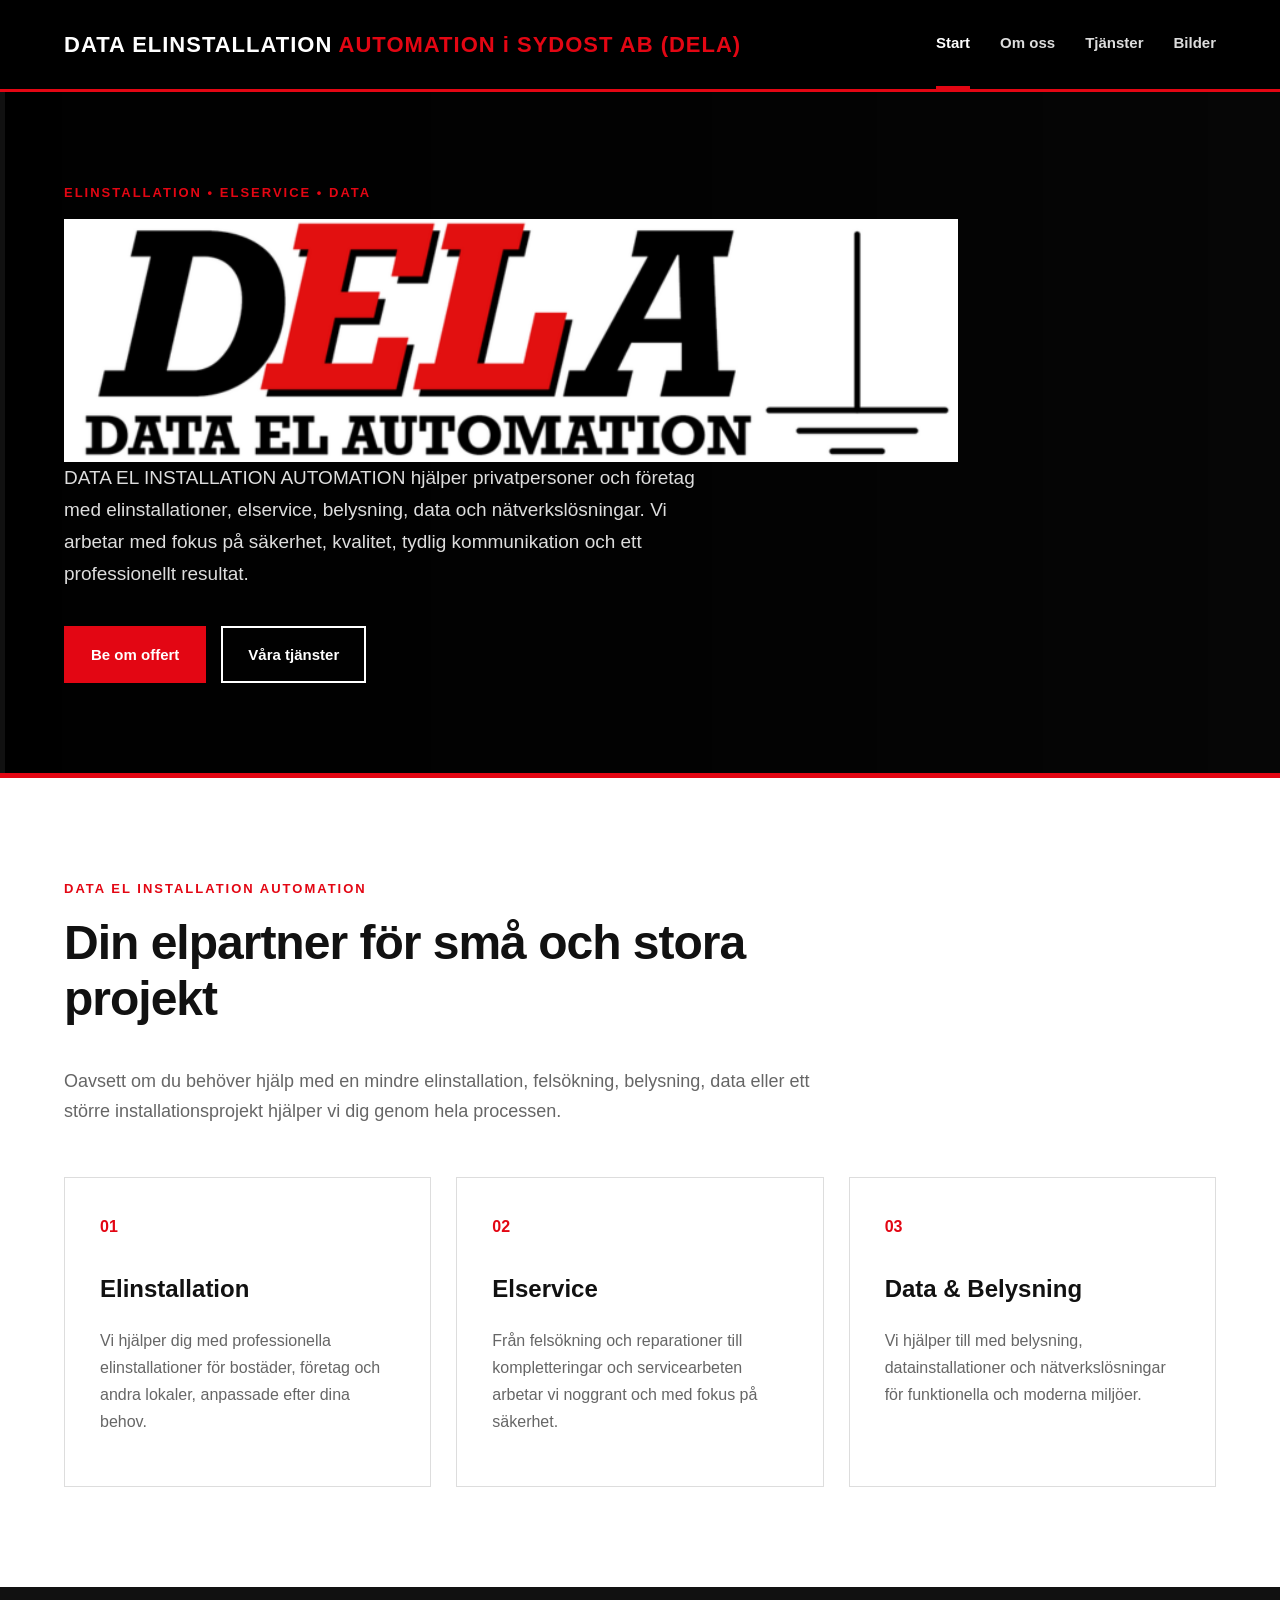
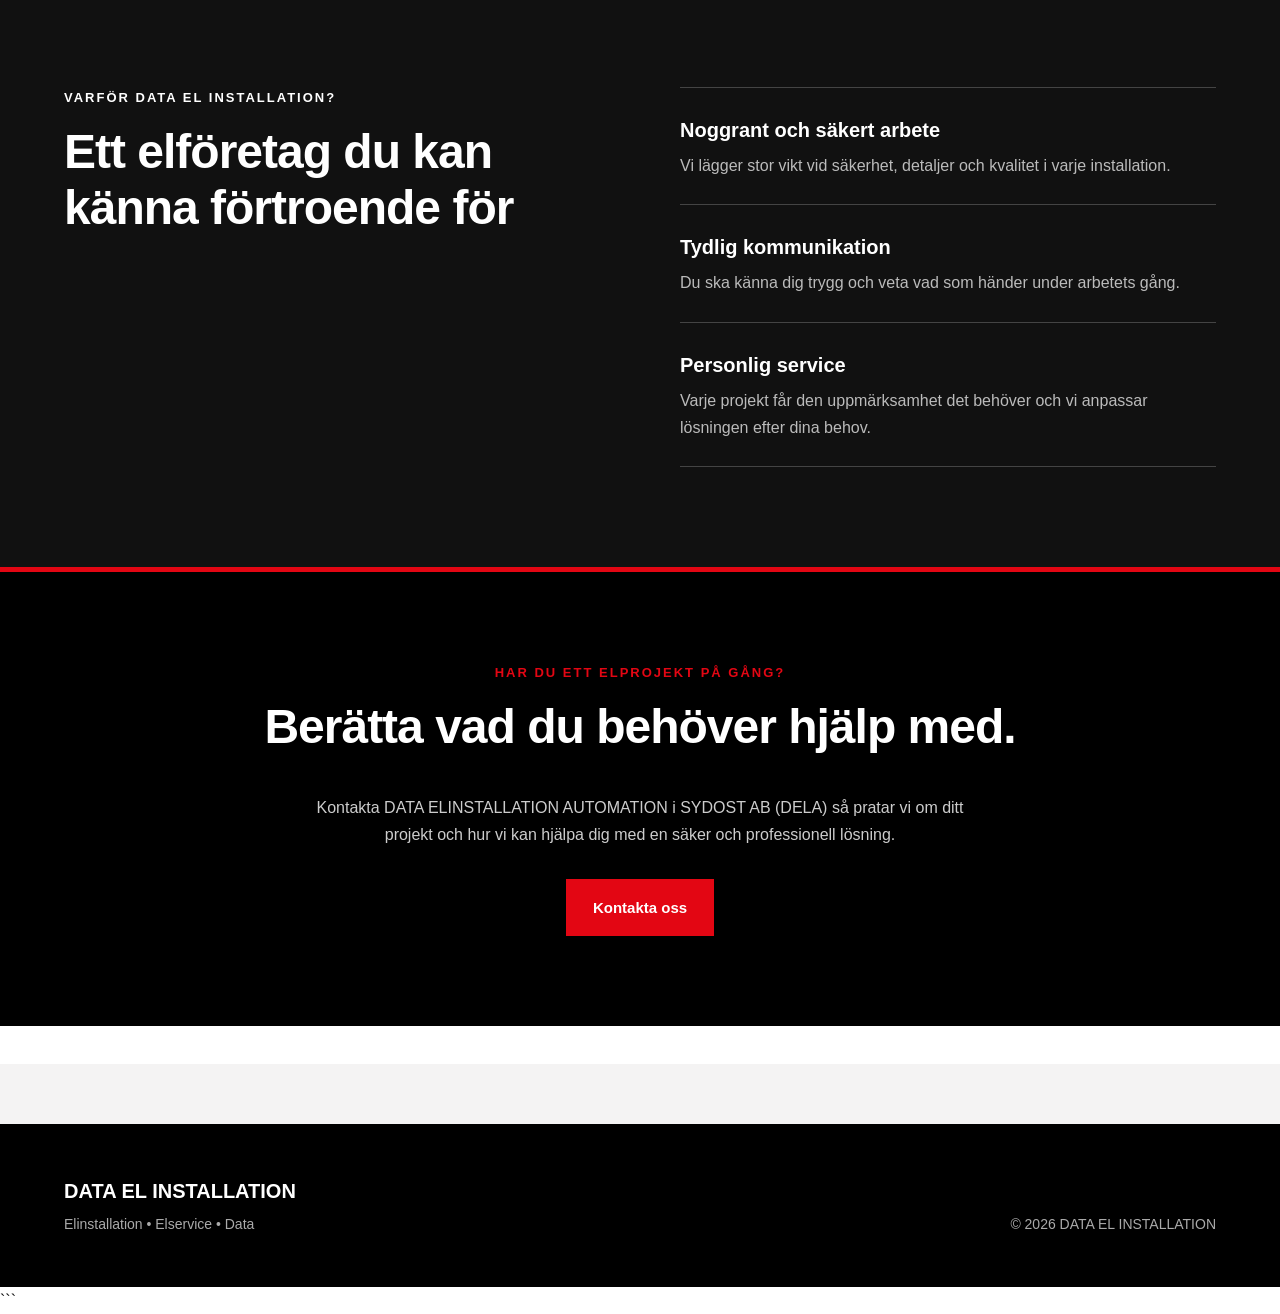
<file: index.html>
<!DOCTYPE html>
<html lang="sv">

<head>
    
    <meta charset="UTF-8">
    <meta name="viewport" content="width=device-width, initial-scale=1.0">

    <meta
        name="description"
        content="DATA ELINSTALLATION AUTOMATION i SYDOST AB (DELA) erbjuder professionella elinstallationer, elservice, belysning, data och nätverkslösningar för privatpersoner och företag."
    >

    <title> DATA ELINSTALLATION AUTOMATION i SYDOST AB (DELA)| Elinstallation & Elservice</title>

    <link rel="stylesheet" href="css/style.css">
</head>

<body>

    <!-- HEADER -->
    <header class="site-header"> 



      <div class="container header-container">


            <a href="index.html" class="logo">
                  DATA ELINSTALLATION<span> AUTOMATION i SYDOST AB (DELA) </span>
            </a>

            <nav class="navigation" aria-label="Huvudmeny">
                <a href="index.html" class="active">Start</a>
                <a href="om-oss.html">Om oss</a>
                <a href="tjanster.html">Tjänster</a>
                <a href="bilder.html">Bilder</a>
                <!-- <a href="kontakt.html">Kontakt</a> -->
            </nav>
   </div>
      

    </header>


    <main>  

   

<!-- HERO -->
<section class="hero">

    <div class="container hero-content">

        <p class="eyebrow">
            ELINSTALLATION • ELSERVICE • DATA
        </p>

        <div class="hero-title-row">

       

            <img src="bilder/DELA.PNG"
                 alt="DATA EL INSTALLATION"
                 class="hero-title-image">

        </div>

        <p class="hero-text">
            DATA EL INSTALLATION AUTOMATION hjälper privatpersoner och företag
            med elinstallationer, elservice, belysning, data och
            nätverkslösningar. Vi arbetar med fokus på säkerhet,
            kvalitet, tydlig kommunikation och ett professionellt resultat.
        </p>

        <div class="hero-buttons">

            <a href="kontakt.html" class="button">
                Be om offert
            </a>

            <a href="tjanster.html" class="button button-secondary">
                Våra tjänster
            </a>

        </div>

    </div>

</section>


        <!-- INTRODUKTION -->
        <section class="section">

            <div class="container">

                <div class="section-heading">

                    <p class="eyebrow">
                        DATA EL INSTALLATION AUTOMATION
                    </p>

                    <h2>
                        Din elpartner för små och stora projekt
                    </h2>

                    <p>
                        Oavsett om du behöver hjälp med en mindre
                        elinstallation, felsökning, belysning, data
                        eller ett större installationsprojekt hjälper
                        vi dig genom hela processen.
                    </p>

                </div>


                <div class="cards">

                    <article class="card">

                        <div class="card-number">01</div>

                        <h3>Elinstallation</h3>

                        <p>
                            Vi hjälper dig med professionella
                            elinstallationer för bostäder, företag
                            och andra lokaler, anpassade efter dina behov.
                        </p>

                    </article>


                    <article class="card">

                        <div class="card-number">02</div>

                        <h3>Elservice</h3>

                        <p>
                            Från felsökning och reparationer till
                            kompletteringar och servicearbeten arbetar
                            vi noggrant och med fokus på säkerhet.
                        </p>

                    </article>


                    <article class="card">

                        <div class="card-number">03</div>

                        <h3>Data & Belysning</h3>

                        <p>
                            Vi hjälper till med belysning,
                            datainstallationer och nätverkslösningar
                            för funktionella och moderna miljöer.
                        </p>

                    </article>

                </div>

            </div>

        </section>


        <!-- VARFÖR OSS -->
        <section class="section section-dark">

            <div class="container two-columns">

                <div>

                    <p class="eyebrow light">
                        VARFÖR DATA EL INSTALLATION?
                    </p>

                    <h2>
                        Ett elföretag du kan känna förtroende för
                    </h2>

                </div>


                <div class="check-list">

                    <div>
                        <strong>Noggrant och säkert arbete</strong>
                        <p>
                            Vi lägger stor vikt vid säkerhet, detaljer
                            och kvalitet i varje installation.
                        </p>
                    </div>

                    <div>
                        <strong>Tydlig kommunikation</strong>
                        <p>
                            Du ska känna dig trygg och veta vad som
                            händer under arbetets gång.
                        </p>
                    </div>

                    <div>
                        <strong>Personlig service</strong>
                        <p>
                            Varje projekt får den uppmärksamhet det
                            behöver och vi anpassar lösningen efter
                            dina behov.
                        </p>
                    </div>

                </div>

            </div>

        </section>


        <!-- CTA -->
        <section class="cta">

            <div class="container">

                <p class="eyebrow">
                    HAR DU ETT ELPROJEKT PÅ GÅNG?
                </p>

                <h2>
                    Berätta vad du behöver hjälp med.
                </h2>

                <p>
                    Kontakta DATA ELINSTALLATION AUTOMATION i SYDOST AB (DELA) så pratar vi om ditt
                    projekt och hur vi kan hjälpa dig med en säker och
                    professionell lösning.
                </p>

                <a href="kontakt.html" class="button">
                    Kontakta oss
                </a>

            </div>

        </section>

    </main>


    <!-- FOOTER -->
    <footer class="site-footer">

        <div class="container footer-container">

            <div>
                <div class="footer-logo">
                    DATA EL INSTALLATION
                </div>

                <p>
                    Elinstallation • Elservice • Data
                </p>
            </div>

            <div>
                <p>
                    © 2026 DATA EL INSTALLATION
                </p>
            </div>

        </div>

    </footer>

</body>

</html>
```
</file>
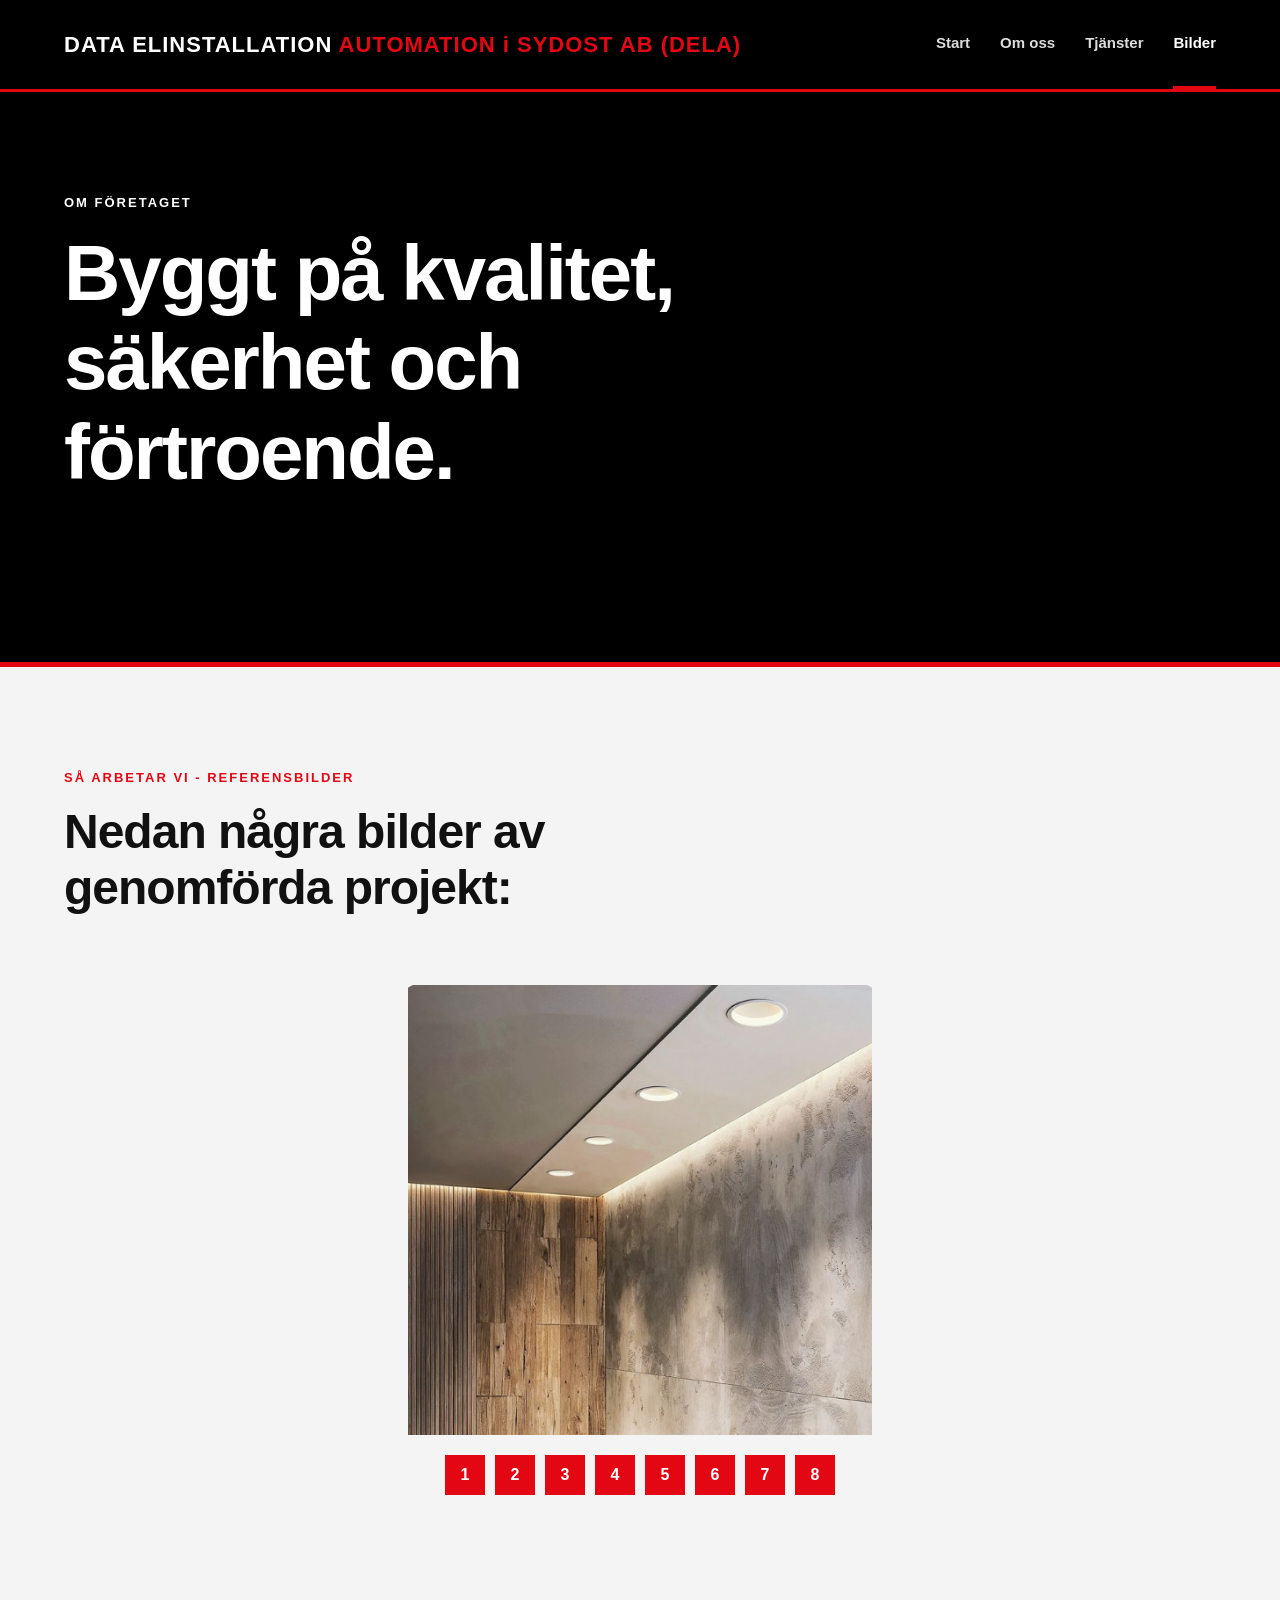
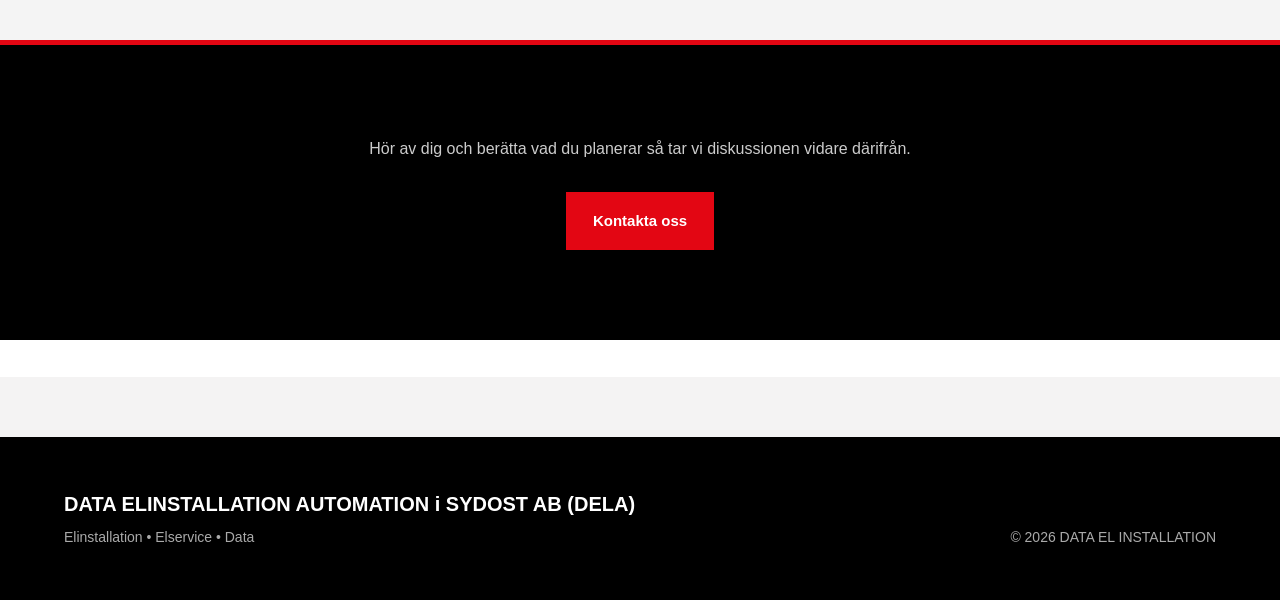
<file: bilder.html>
<!DOCTYPE html>
<html lang="sv">

<head>
    <meta charset="UTF-8">
    <meta name="viewport" content="width=device-width, initial-scale=1.0">

    <meta
        name="description"
        content="Läs mer om DATA ELINSTALLATION AUTOMATION i SYDOST AB (DELA) och se bilder från genomförda projekt inom elinstallationer, belysning, data och nätverk."
    >

    <title>Bilder | DATA ELINSTALLATION AUTOMATION i SYDOST AB (DELA)</title>

    <link rel="stylesheet" href="css/style.css">

</head>


<body>

    <!-- =========================================
         HEADER
         ========================================= -->

    <header class="site-header">

        <div class="container header-container">

            <a href="index.html" class="logo">
                DATA ELINSTALLATION
                <span> AUTOMATION i SYDOST AB (DELA) </span>
            </a>

            <nav class="navigation" aria-label="Huvudmeny">

                <a href="index.html">Start</a>

                <a href="om-oss.html">Om oss</a>

                <a href="tjanster.html">Tjänster</a>

                <a href="bilder.html" class="active">Bilder</a>

                <!-- <a href="kontakt.html">Kontakt</a> -->

            </nav>

        </div>

    </header>


    <!-- =========================================
         HUVUDINNEHÅLL
         ========================================= -->

    <main>

        <!-- SIDHUVUD -->

        <section class="page-header">

            <div class="container">

                <p class="eyebrow light">
                    OM FÖRETAGET
                </p>

                <h1>
                    Byggt på kvalitet, säkerhet och förtroende.
                </h1>

            </div>

        </section>


        <!-- =========================================
             BILDSPEL
             ========================================= -->

        <section class="section section-light">

            <div class="container">

                <div class="section-heading">

                    <p class="eyebrow">
                        SÅ ARBETAR VI - REFERENSBILDER
                    </p>

                    <h2>
                        Nedan några bilder av genomförda projekt:
                    </h2>

                </div>


                <div class="bildspel-container">

                    <!-- Bildvisning -->

                    <img
                        id="bildvisare"
                        src="bilder/Spot1.PNG"
                        alt="Referensbild från DATA EL INSTALLATION"
                    >


                    <!-- Klickbara bildnummer -->

                    <div class="quality-navigation">

                        <button class="bildknapp" onclick="visaBild(1)">1</button>

                        <button class="bildknapp" onclick="visaBild(2)">2</button>

                        <button class="bildknapp" onclick="visaBild(3)">3</button>

                        <button class="bildknapp" onclick="visaBild(4)">4</button>

                        <button class="bildknapp" onclick="visaBild(5)">5</button>

                        <button class="bildknapp" onclick="visaBild(6)">6</button>

                        <button class="bildknapp" onclick="visaBild(7)">7</button>

                        <button class="bildknapp" onclick="visaBild(8)">8</button>


                    </div>

                </div>

            </div>

        </section>


        <!-- =========================================
             CTA
             ========================================= -->

        <section class="cta">

            <div class="container">

                <p>
                    Hör av dig och berätta vad du planerar så tar vi
                    diskussionen vidare därifrån.
                </p>

                <a href="kontakt.html" class="button">
                    Kontakta oss
                </a>

            </div>

        </section>

    </main>


    <!-- =========================================
         FOOTER
         ========================================= -->

    <footer class="site-footer">

        <div class="container footer-container">

            <div>

                <div class="footer-logo">
                    DATA ELINSTALLATION AUTOMATION i SYDOST AB (DELA)
                </div>

                <p>
                    Elinstallation • Elservice • Data
                </p>

            </div>

            <div>

                <p>
                    © 2026 DATA EL INSTALLATION
                </p>

            </div>

        </div>

    </footer>


    <!-- =========================================
         JAVASCRIPT – BILDVÄXLING
         ========================================= -->

    <script>

        function visaBild(nummer) {

            const bilder = [

                 "bilder/DELA.PNG",
                "bilder/Spot1.PNG",
                "bilder/Spot2.PNG",
                "bilder/Spot3.PNG",
                "bilder/Spot4.PNG",
                "bilder/Spot5.PNG",
                "bilder/Spot6.PNG",
                "bilder/Spot7.PNG"

            ];

            const bild = document.getElementById("bildvisare");

            bild.src = bilder[nummer - 1];

            bild.alt = "Referensbild " + nummer;

        }

    </script>

</body>

</html>
</file>
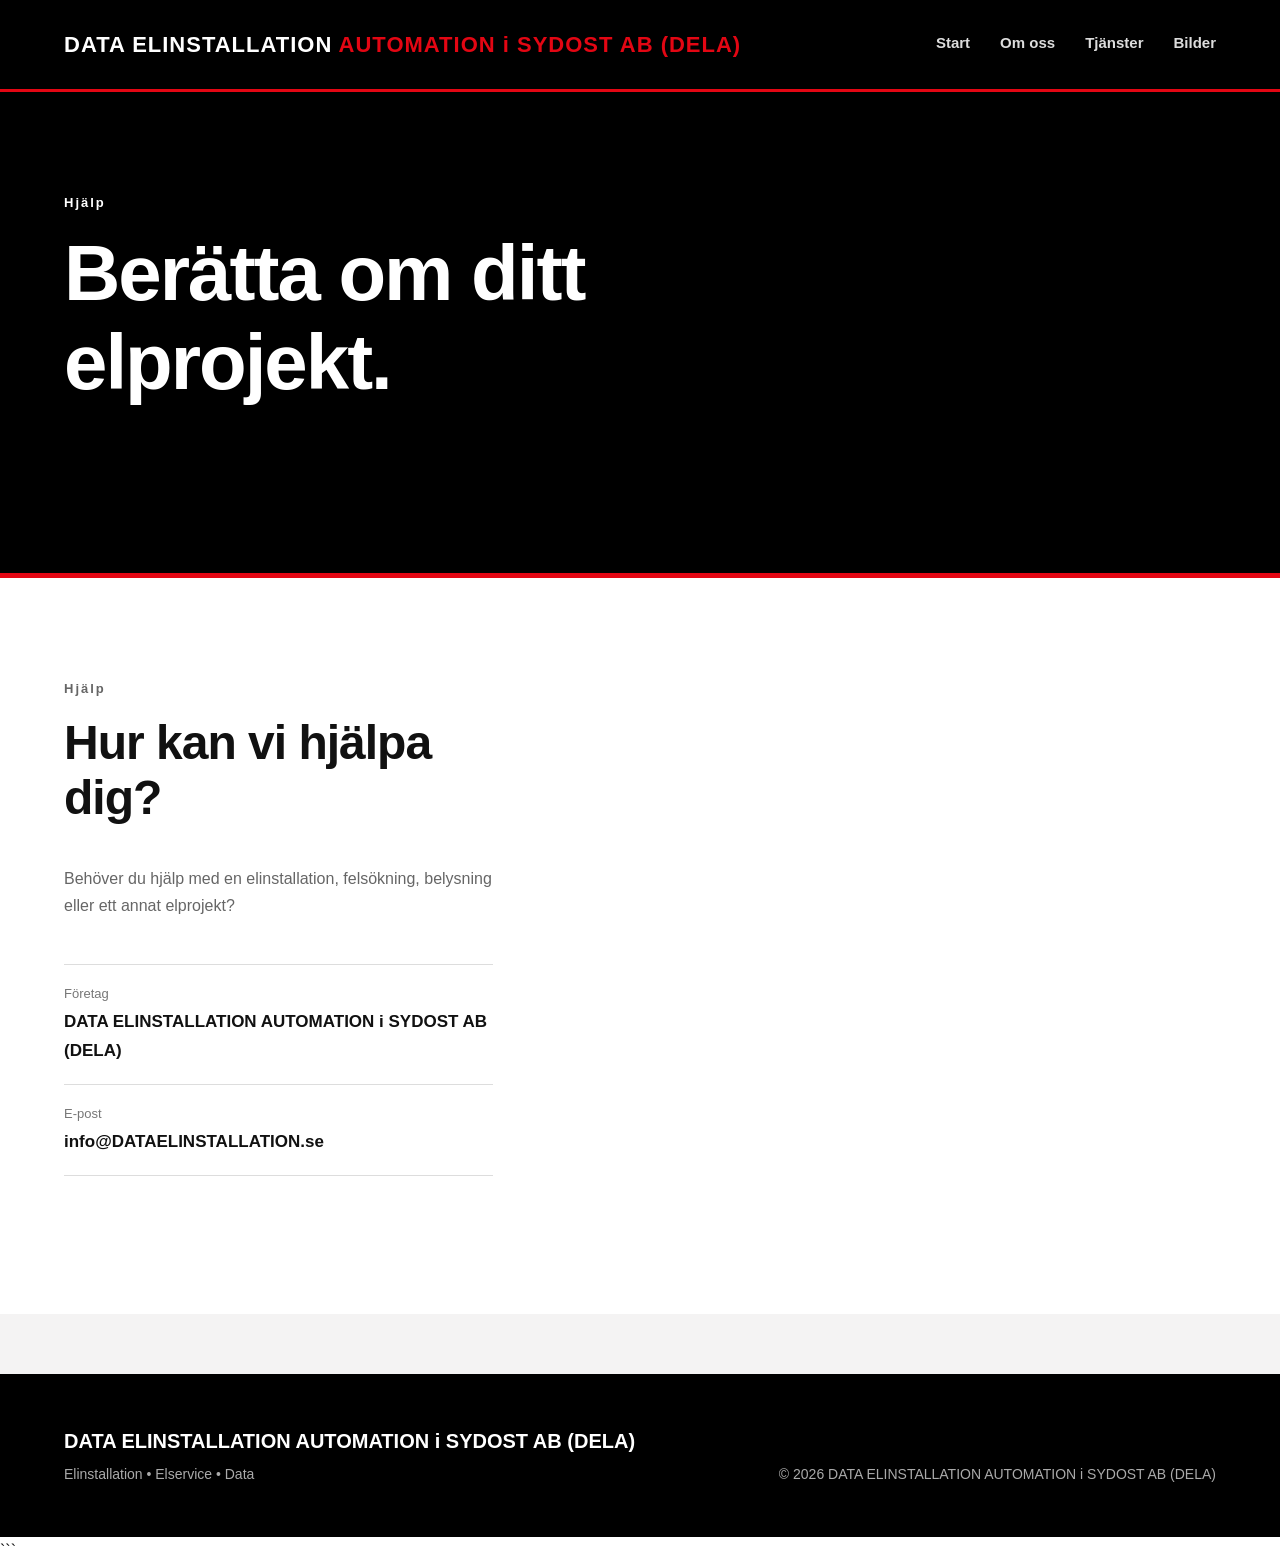
<file: kontakt.html>
<!DOCTYPE html>
<html lang="sv">

<head>
    <meta charset="UTF-8">
    <meta name="viewport" content="width=device-width, initial-scale=1.0">

    <meta
        name="description"
        content="DATA ELINSTALLATION AUTOMATION i SYDOST AB (DELA) för offert eller frågor om elinstallationer, elservice, belysning, data och nätverk."
    >

    <title>Hjälp av| DATA ELINSTALLATION AUTOMATION i SYDOST AB (DELA)</title>

    <link rel="stylesheet" href="css/style.css">

</head>

<body>

    <header class="site-header">

        <div class="container header-container">

            <a href="index.html" class="logo">
                DATA ELINSTALLATION<span> AUTOMATION i SYDOST AB (DELA) </span>
            </a>

            <nav class="navigation" aria-label="Huvudmeny">
                <a href="index.html">Start</a>
                <a href="om-oss.html">Om oss</a>
                <a href="tjanster.html">Tjänster</a>
                <a href="bilder.html">Bilder</a>
                <!-- <a href="kontakt.html" class="active">Kontakt</a> -->
            </nav>

        </div>

    </header>


    <main>

        <section class="page-header">

            <div class="container">

                <p class="eyebrow light">
                    Hjälp
                </p>

                <h1>
                    Berätta om ditt elprojekt.
                </h1>

            </div>

        </section>


        <section class="section">

            <div class="container contact-layout">

                <!-- VÄNSTER -->
                <div class="contact-info">

                    <p class="eyebrow">
                        Hjälp
                    </p>

                    <h2>
                        Hur kan vi hjälpa dig?
                    </h2>

                    <p>
                        Behöver du hjälp med en elinstallation,
                        felsökning, belysning eller ett annat
                        elprojekt?
                    </p>

               

                    <div class="contact-details">

                        <div>
                            <span>Företag</span>
                            <strong>DATA ELINSTALLATION AUTOMATION i SYDOST AB (DELA)</strong>
                        </div>
                     <!-- 
                        <div>
                            <span>Telefon</span>
                            <strong>070-000 00 00</strong>
                        </div>
                    -->
                        <div>
                            <span>E-post</span>
                            <strong>info@DATAELINSTALLATION.se</strong>
                        </div>

                    </div>

                </div>


                <!-- FORMULÄR 
                <div class="form-box">

                    <form
                         action="https://formspree.io/f/mrpzdyzp"
                            method="POST"
                    >

                    
                        <div class="form-group">

                            <label for="name">
                                Namn *
                            </label>

                            <input
                                type="text"
                                id="name"
                                name="name"
                                placeholder="Ditt namn"
                                required
                            >

                        </div>


                        <div class="form-group">

                            <label for="email">
                                E-post *
                            </label>

                            <input
                                type="email"
                                id="email"
                                name="email"
                                placeholder="din@email.se"
                                required
                            >

                        </div>


                        <div class="form-group">

                            <label for="phone">
                                Telefon
                            </label>

                            <input
                                type="tel"
                                id="phone"
                                name="phone"
                                placeholder="070-000 00 00"
                            >

                        </div>


                        <div class="form-group">

                            <label for="service">
                                Vad behöver du hjälp med?
                            </label>

                            <select
                                id="service"
                                name="service"
                            >

                                <option value="">
                                    Välj tjänst
                                </option>

                                <option value="renovering">
                                    Elinstallation
                                </option>

                                <option value="snickeri">
                                    Elservice & felsökning
                                </option>

                                <option value="altan">
                                    Belysning
                                </option>

                                <option value="ombyggnation">
                                    Data & nätverk
                                </option>

                                <option value="annat">
                                    Annat
                                </option>

                            </select>

                        </div>


                        <div class="form-group">

                            <label for="message">
                                Beskriv projektet *
                            </label>

                            <textarea
                                id="message"
                                name="message"
                                rows="7"
                                placeholder="Berätta kort vad du behöver hjälp med..."
                                required
                            ></textarea>

                        </div>


                        <button
                            type="submit"
                            class="button form-button"
                        >
                            Skicka förfrågan
                        </button>

                    </form>

                </div>

 -->

            </div>

        </section>

    </main>


    <footer class="site-footer">

        <div class="container footer-container">

            <div>
                <div class="footer-logo">
                     DATA ELINSTALLATION AUTOMATION i SYDOST AB (DELA)
                </div>

                <p>
                    Elinstallation • Elservice • Data
                </p>
            </div>

            <div>
                <p>
                    © 2026 DATA ELINSTALLATION AUTOMATION i SYDOST AB (DELA)
                </p>
            </div>

        </div>

    </footer>

</body>

</html>
```
</file>
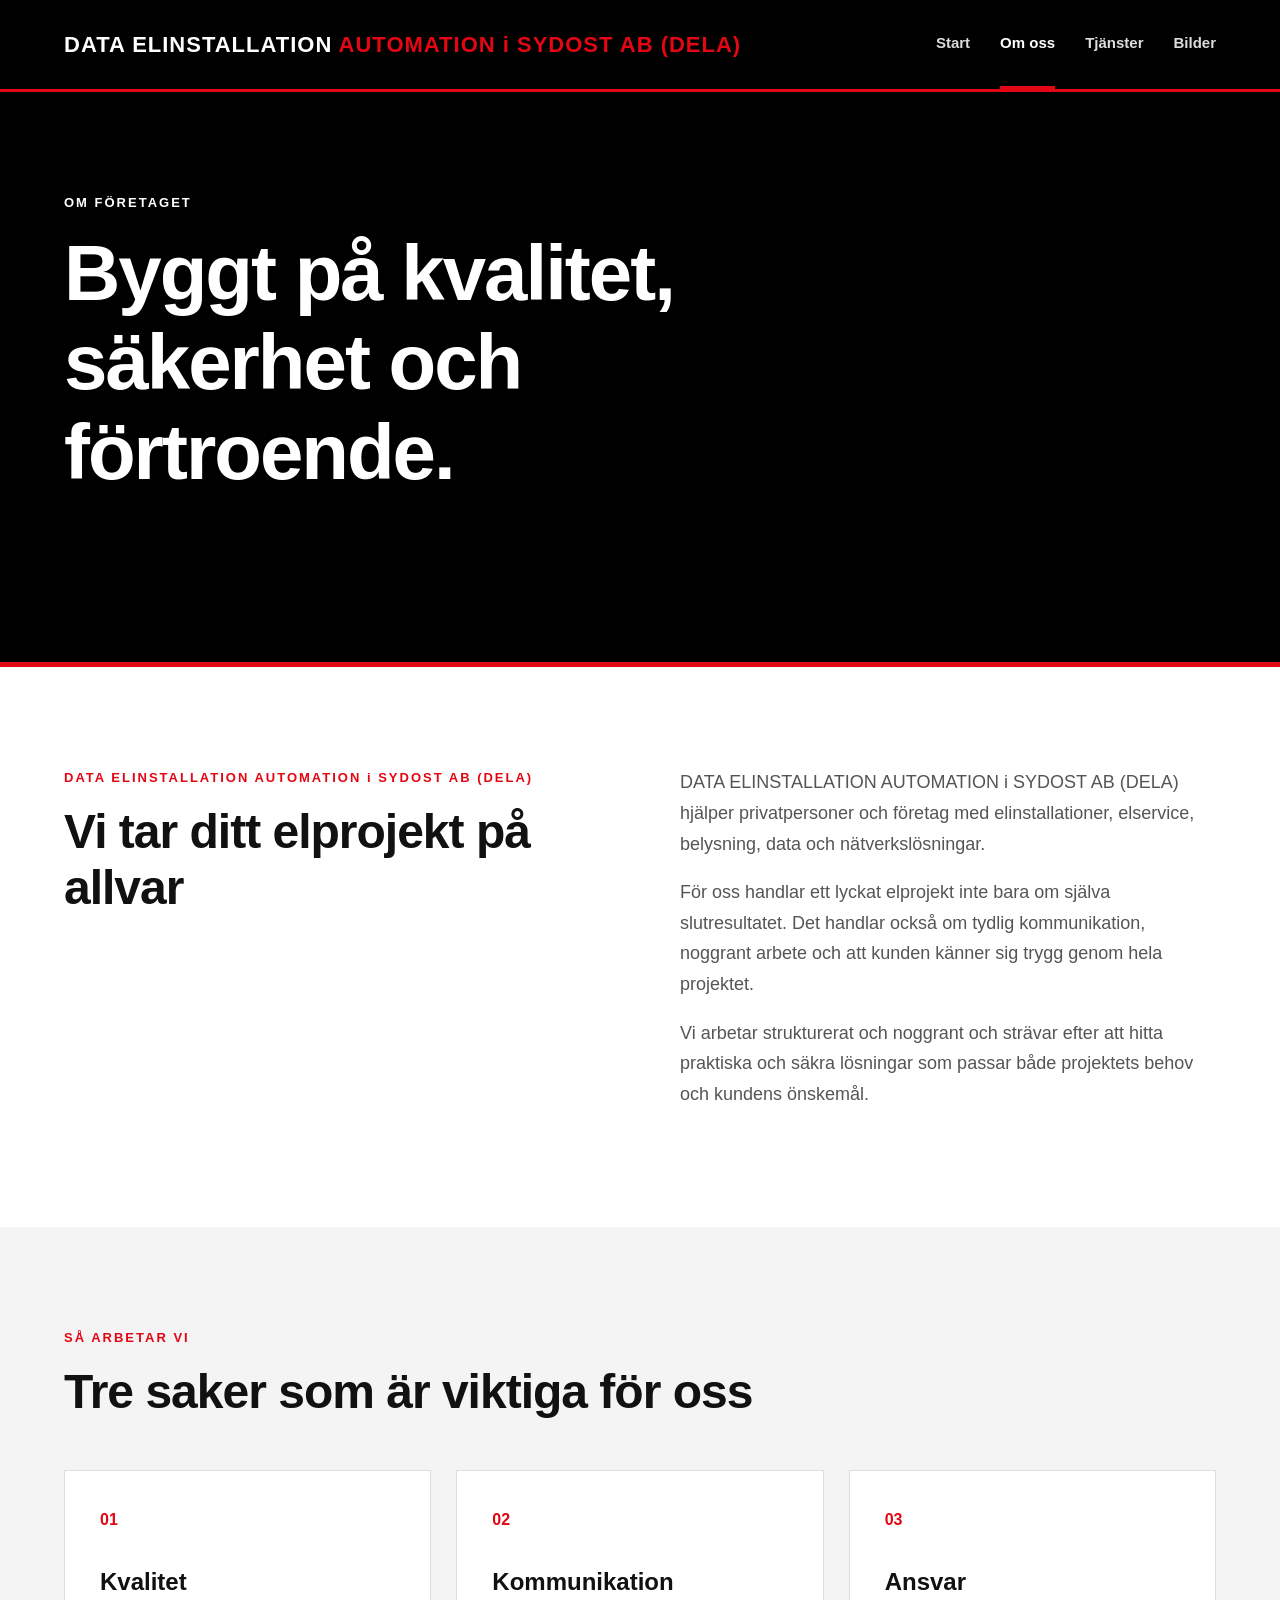
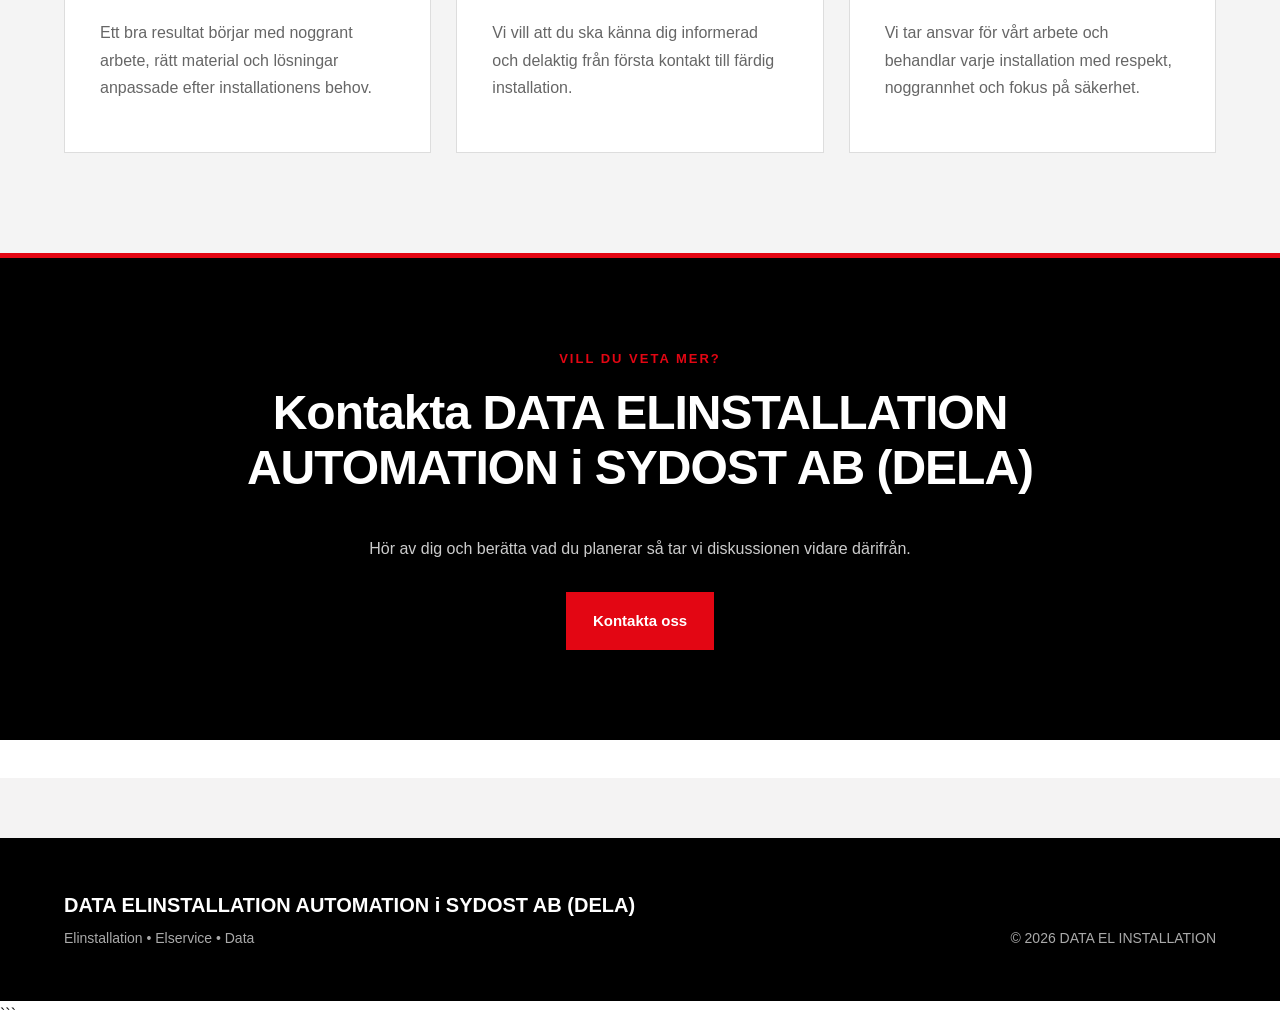
<file: om-oss.html>
<!DOCTYPE html>
<html lang="sv">

<head>
    <meta charset="UTF-8">
    <meta name="viewport" content="width=device-width, initial-scale=1.0">

    <meta
        name="description"
        content="Läs mer om  DATA ELINSTALLATION AUTOMATION i SYDOST AB (DELA) och hur vi arbetar med elinstallationer, elservice, belysning, data och nätverk."
    >

    <title>Om oss | DATA ELINSTALLATION AUTOMATION i SYDOST AB (DELA)</title>

    <link rel="stylesheet" href="css/style.css">
</head>

<body>

    <header class="site-header">

        <div class="container header-container">

            <a href="index.html" class="logo">
                DATA ELINSTALLATION<span> AUTOMATION i SYDOST AB (DELA) </span>
            </a>

            <nav class="navigation" aria-label="Huvudmeny">
                <a href="index.html">Start</a>
                <a href="om-oss.html" class="active">Om oss</a>
                <a href="tjanster.html">Tjänster</a>
                <a href="bilder.html">Bilder</a>
                <!-- <a href="kontakt.html">Kontakt</a> -->
            </nav>

        </div>

    </header>


    <main>

        <!-- SIDHUVUD -->
        <section class="page-header">

            <div class="container">

                <p class="eyebrow light">
                    OM FÖRETAGET
                </p>

                <h1>
                   Byggt på kvalitet, säkerhet och förtroende.
                </h1>

            </div>

        </section>


        <!-- OM OSS -->
        <section class="section">

            <div class="container two-columns">

                <div>

                    <p class="eyebrow">
                         DATA ELINSTALLATION AUTOMATION i SYDOST AB (DELA)
                    </p>

                    <h2>
                        Vi tar ditt elprojekt på allvar
                    </h2>

                </div>


                <div class="large-text">

                    <p>
                        DATA ELINSTALLATION AUTOMATION i SYDOST AB (DELA) hjälper privatpersoner
                        och företag med elinstallationer, elservice,
                        belysning, data och nätverkslösningar.
                    </p>

                    <p>
                        För oss handlar ett lyckat elprojekt inte bara
                        om själva slutresultatet. Det handlar också om
                        tydlig kommunikation, noggrant arbete och att
                        kunden känner sig trygg genom hela projektet.
                    </p>

                    <p>
                        Vi arbetar strukturerat och noggrant och strävar
                        efter att hitta praktiska och säkra lösningar som
                        passar både projektets behov och kundens önskemål.
                    </p>

                </div>

            </div>

        </section>


        <!-- VÄRDERINGAR -->
        <section class="section section-light">

            <div class="container">

                <div class="section-heading">

                    <p class="eyebrow">
                        SÅ ARBETAR VI
                    </p>

                    <h2>
                        Tre saker som är viktiga för oss
                    </h2>

                </div>


                <div class="cards">

                    <article class="card">

                        <div class="card-number">01</div>

                        <h3>Kvalitet</h3>

                        <p>
                            Ett bra resultat börjar med noggrant arbete,
                            rätt material och lösningar anpassade efter
                            installationens behov.
                        </p>

                    </article>


                    <article class="card">

                        <div class="card-number">02</div>

                        <h3>Kommunikation</h3>

                        <p>
                            Vi vill att du ska känna dig informerad och
                            delaktig från första kontakt till färdig
                            installation.
                        </p>

                    </article>


                    <article class="card">

                        <div class="card-number">03</div>

                        <h3>Ansvar</h3>

                        <p>
                            Vi tar ansvar för vårt arbete och behandlar
                            varje installation med respekt, noggrannhet
                            och fokus på säkerhet.
                        </p>

                    </article>

                </div>

            </div>

        </section>


        <!-- CTA -->
        <section class="cta">

            <div class="container">

                <p class="eyebrow">
                    VILL DU VETA MER?
                </p>

                <h2>
                    Kontakta  DATA ELINSTALLATION AUTOMATION i SYDOST AB (DELA)
                </h2>

                <p>
                    Hör av dig och berätta vad du planerar så tar vi
                    diskussionen vidare därifrån.
                </p>

                <a href="kontakt.html" class="button">
                    Kontakta oss
                </a>

            </div>

        </section>

    </main>


    <footer class="site-footer">

        <div class="container footer-container">

            <div>
                <div class="footer-logo">
                     DATA ELINSTALLATION AUTOMATION i SYDOST AB (DELA)
                </div>

                <p>
                    Elinstallation • Elservice • Data
                </p>
            </div>

            <div>
                <p>
                    © 2026 DATA EL INSTALLATION
                </p>
            </div>

        </div>

    </footer>

</body>

</html>
```
</file>
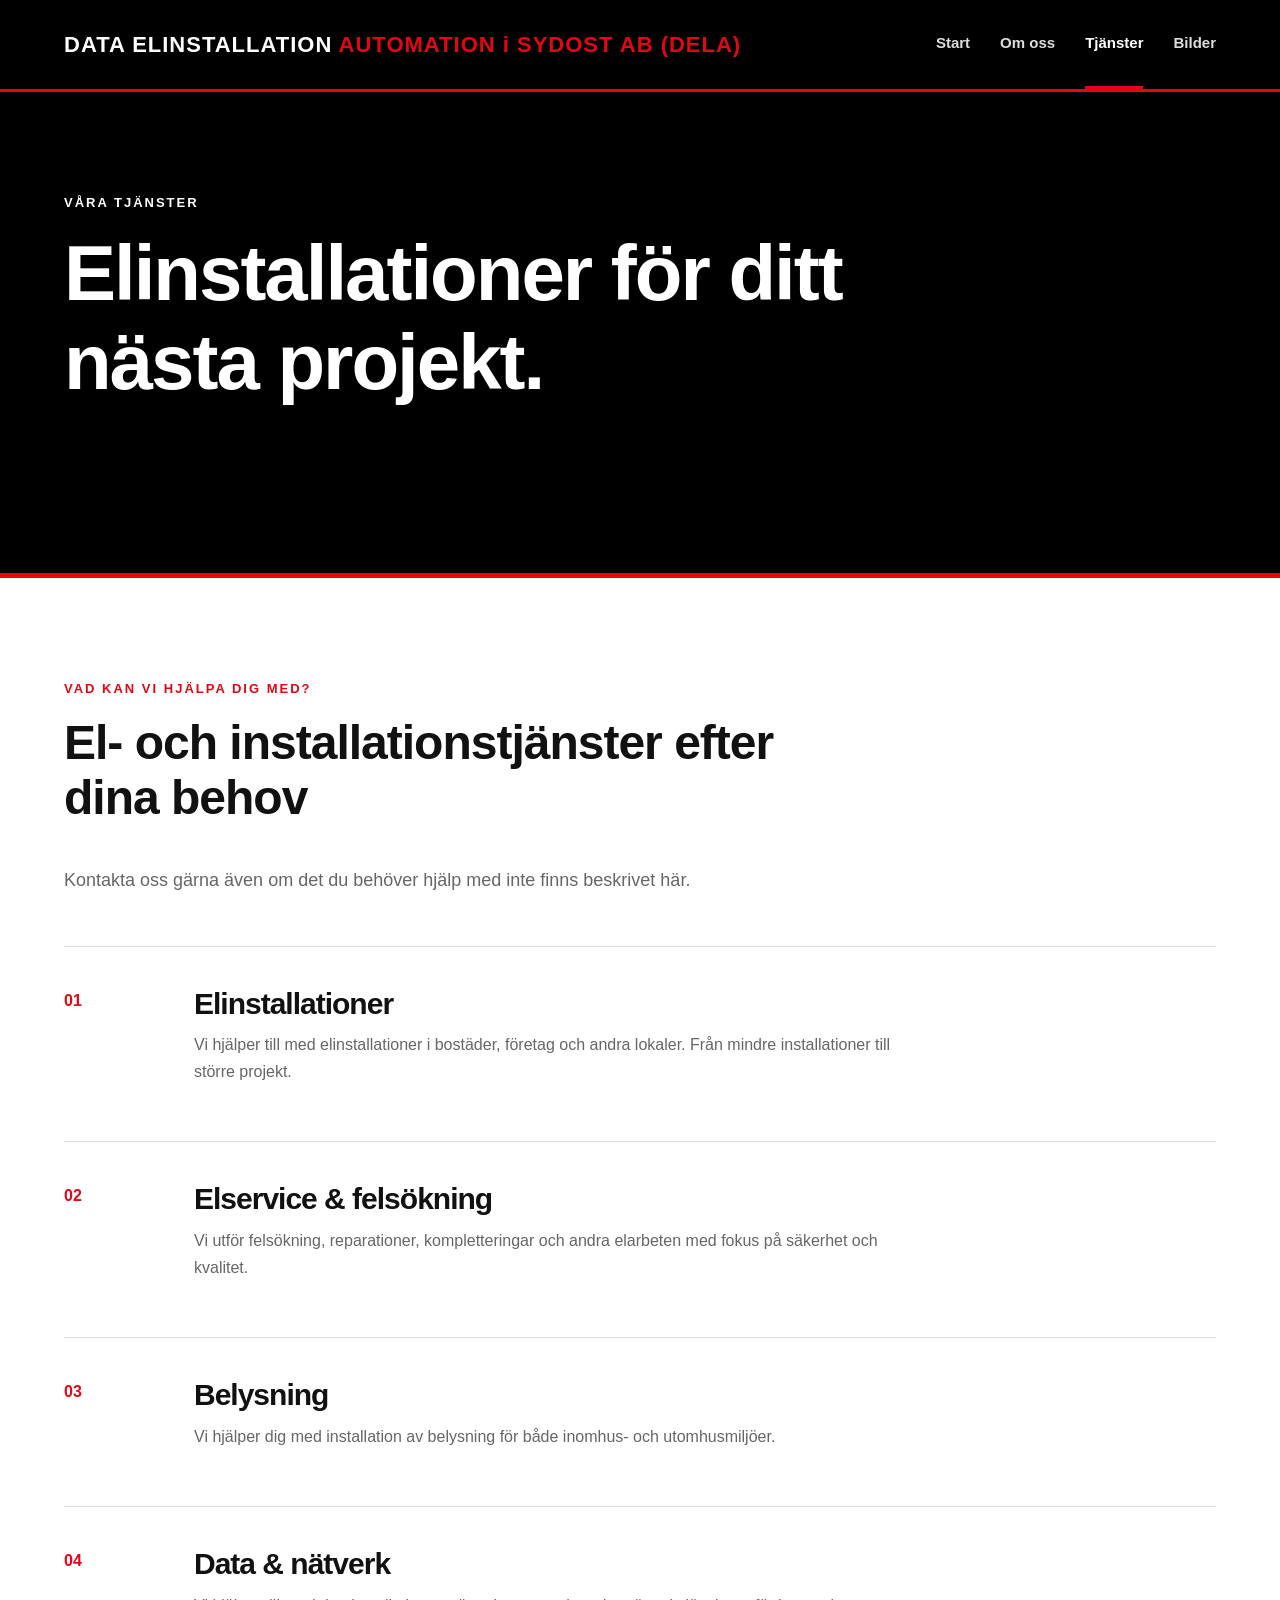
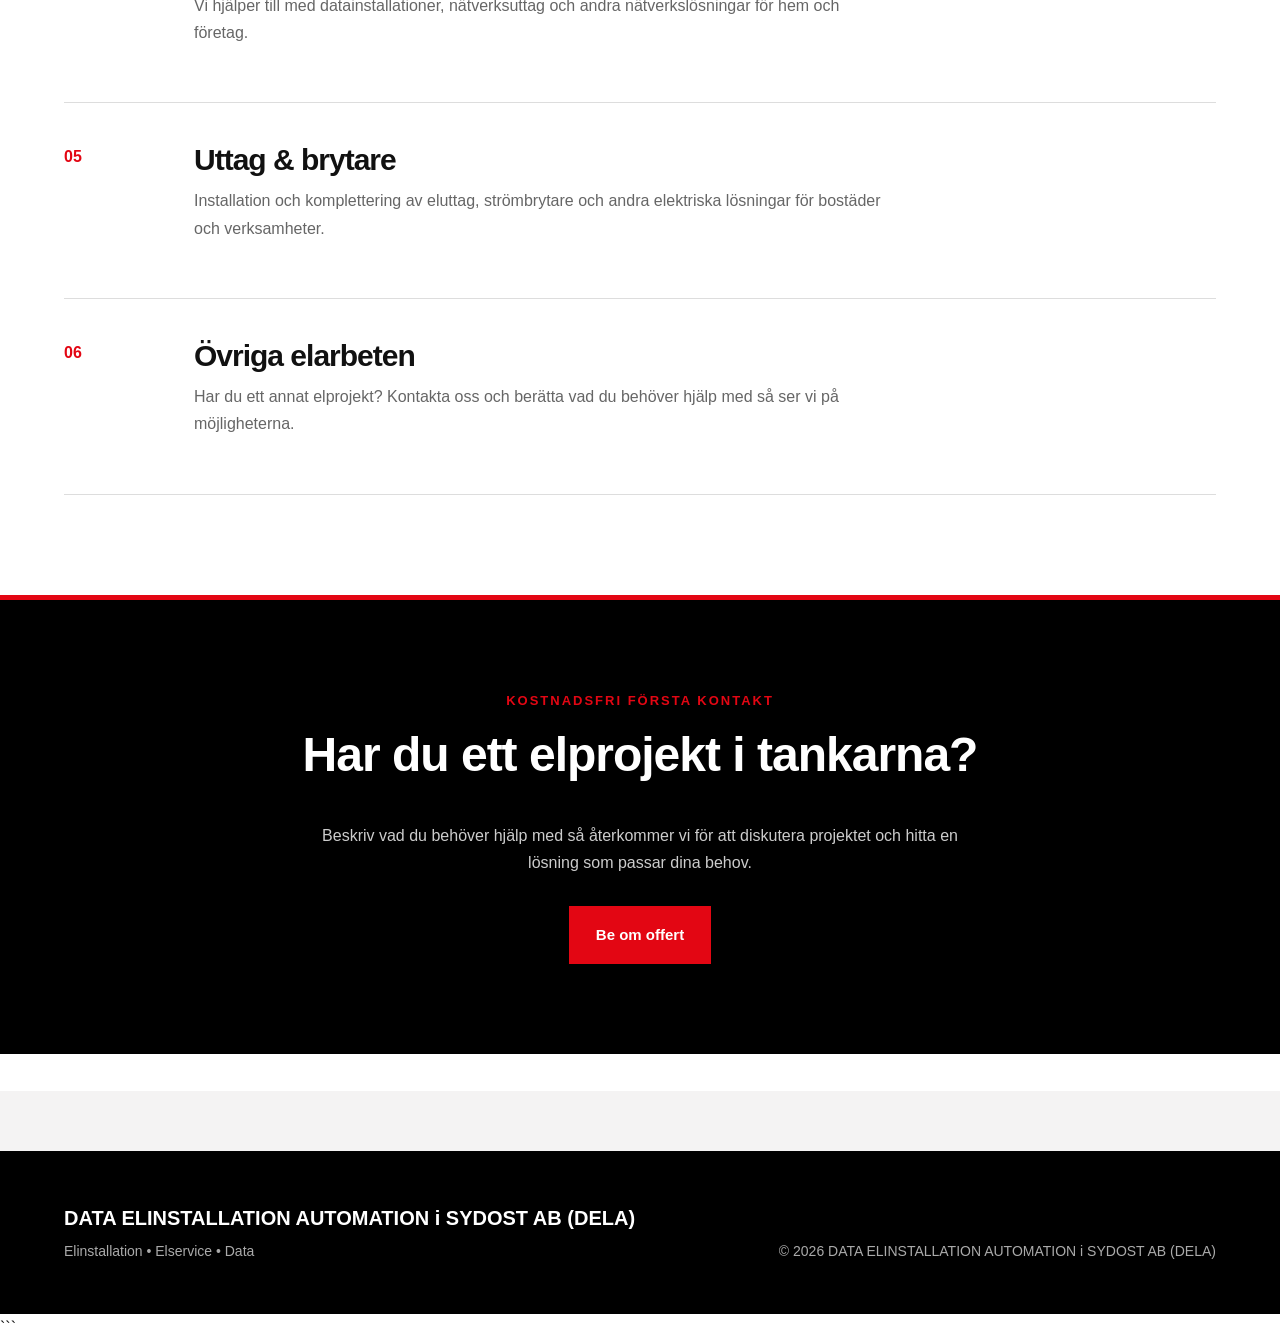
<file: tjanster.html>
<!DOCTYPE html>
<html lang="sv">

<head>
    <meta charset="UTF-8">
    <meta name="viewport" content="width=device-width, initial-scale=1.0">

    <meta
        name="description"
        content=" DATA ELINSTALLATION AUTOMATION i SYDOST AB (DELA) erbjuder elinstallationer, elservice, belysning, data, nätverk och andra eltjänster."
    >

    <title>Tjänster | DATA EL INSTALLATION</title>

    <link rel="stylesheet" href="css/style.css">

</head>

<body>

    <header class="site-header">

        <div class="container header-container">

            <a href="index.html" class="logo">
                DATA ELINSTALLATION<span> AUTOMATION i SYDOST AB (DELA) </span>
            </a>

            <nav class="navigation" aria-label="Huvudmeny">
                <a href="index.html">Start</a>
                <a href="om-oss.html">Om oss</a>
                <a href="tjanster.html" class="active">Tjänster</a>
                <a href="bilder.html">Bilder</a>
               <!-- <a href="kontakt.html">Kontakt</a> -->
            </nav>

        </div>

    </header>


    <main>

        <section class="page-header">

            <div class="container">

                <p class="eyebrow light">
                    VÅRA TJÄNSTER
                </p>

                <h1>
                    Elinstallationer för ditt nästa projekt.
                </h1>

            </div>

        </section>


        <section class="section">

            <div class="container">

                <div class="section-heading">

                    <p class="eyebrow">
                        VAD KAN VI HJÄLPA DIG MED?
                    </p>

                    <h2>
                        El- och installationstjänster efter dina behov
                    </h2>

                    <p>
                        Kontakta oss gärna även om det du behöver hjälp
                        med inte finns beskrivet här.
                    </p>

                </div>


                <div class="service-grid">

                    <article class="service-item">

                        <span>01</span>

                        <div>
                            <h2>Elinstallationer</h2>

                            <p>
                                Vi hjälper till med elinstallationer i
                                bostäder, företag och andra lokaler.
                                Från mindre installationer till större
                                projekt.
                            </p>
                        </div>

                    </article>


                    <article class="service-item">

                        <span>02</span>

                        <div>
                            <h2>Elservice & felsökning</h2>

                            <p>
                                Vi utför felsökning, reparationer,
                                kompletteringar och andra elarbeten
                                med fokus på säkerhet och kvalitet.
                            </p>
                        </div>

                    </article>


                    <article class="service-item">

                        <span>03</span>

                        <div>
                            <h2>Belysning</h2>

                            <p>
                                Vi hjälper dig med installation av
                                belysning för både inomhus- och
                                utomhusmiljöer.
                            </p>
                        </div>

                    </article>


                    <article class="service-item">

                        <span>04</span>

                        <div>
                            <h2>Data & nätverk</h2>

                            <p>
                                Vi hjälper till med datainstallationer,
                                nätverksuttag och andra nätverkslösningar
                                för hem och företag.
                            </p>
                        </div>

                    </article>


                    <article class="service-item">

                        <span>05</span>

                        <div>
                            <h2>Uttag & brytare</h2>

                            <p>
                                Installation och komplettering av
                                eluttag, strömbrytare och andra
                                elektriska lösningar för bostäder
                                och verksamheter.
                            </p>
                        </div>

                    </article>


                    <article class="service-item">

                        <span>06</span>

                        <div>
                            <h2>Övriga elarbeten</h2>

                            <p>
                                Har du ett annat elprojekt? Kontakta oss
                                och berätta vad du behöver hjälp med så
                                ser vi på möjligheterna.
                            </p>
                        </div>

                    </article>

                </div>

            </div>

        </section>


        <section class="cta">

            <div class="container">

                <p class="eyebrow">
                    KOSTNADSFRI FÖRSTA KONTAKT
                </p>

                <h2>
                    Har du ett elprojekt i tankarna?
                </h2>

                <p>
                    Beskriv vad du behöver hjälp med så återkommer vi
                    för att diskutera projektet och hitta en lösning
                    som passar dina behov.
                </p>

                <a href="kontakt.html" class="button">
                    Be om offert
                </a>

            </div>

        </section>

    </main>


    <footer class="site-footer">

        <div class="container footer-container">

            <div>
                <div class="footer-logo">
                     DATA ELINSTALLATION AUTOMATION i SYDOST AB (DELA)
                </div>

                <p>
                    Elinstallation • Elservice • Data
                </p>
            </div>

            <div>
                <p>
                    © 2026  DATA ELINSTALLATION AUTOMATION i SYDOST AB (DELA)
                </p>
            </div>

        </div>

    </footer>

</body>

</html>
```
</file>
<file: css/style.css>
/* =========================================
   DELA DATA EL AUTOMATION
   Gemensam CSS för hela webbplatsen
   Färgtema:
   Svart  #000000
   Röd    #e30613
   Vit    #ffffff
   Grå    #f2f2f2
   ========================================= */


/* ---------- GRUNDINSTÄLLNINGAR ---------- */

.hero-title-row {
    display: flex;
    align-items: center;
    gap: 30px;
}

.hero-title-row h1 {
    flex: 1;
}

.hero-title-image {
    max-width: 100%;
    height: auto;
    object-fit: contain;
    flex-shrink: 1;
}


* {
    box-sizing: border-box;
}

html {
    scroll-behavior: smooth;
}

body {
    margin: 0;
    font-family: Arial, Helvetica, sans-serif;
    background: #ffffff;
    color: #111111;
    line-height: 1.7;
}

img {
    max-width: 100%;
}

a {
    color: inherit;
}

.container {
    width: 90%;
    max-width: 1180px;
    margin: 0 auto;
}


/* ---------- RUBRIKER ---------- */

h1,
h2,
h3 {
    margin-top: 0;
    line-height: 1.15;
}

h1 {
    font-size: clamp(42px, 7vw, 78px);
    letter-spacing: -2px;
    font-weight: 800;
}

h2 {
    font-size: clamp(32px, 4vw, 48px);
    letter-spacing: -1px;
    font-weight: 800;
}

h3 {
    font-size: 24px;
    font-weight: 700;
}

p {
    margin-top: 0;
}

.eyebrow {
    color: #e30613;
    font-size: 13px;
    font-weight: 700;
    letter-spacing: 2px;
    margin-bottom: 15px;
}

.eyebrow.light {
    color: #ffffff;
}


/* ---------- HEADER ---------- */

.site-header {
    background: #000000;
    color: #ffffff;
    border-bottom: 3px solid #e30613;
}

.header-container {
    min-height: 82px;

    display: flex;
    justify-content: space-between;
    align-items: center;
}

.logo {
    color: #ffffff;
    text-decoration: none;
    font-size: 22px;
    font-weight: 800;
    letter-spacing: 1px;
}

.logo span {
    color:#e30613;
}


/* ---------- NAVIGATION ---------- */

.navigation {
    display: flex;
    gap: 30px;
}

.navigation a {
    color: #dddddd;
    text-decoration: none;
    font-size: 15px;
    font-weight: 600;
    padding: 30px 0;
    border-bottom: 3px solid transparent;

    transition:
        color 0.2s ease,
        border-color 0.2s ease;
}

.navigation a:hover,
.navigation a.active {
    color: #ffffff;
    border-bottom-color: #e30613;
}


/* ---------- HERO ---------- border-bottom: 5px solid #e30613; */

.hero {
    min-height: 650px;

    display: flex;
    align-items: center;

    color: #ffffff;

    background:
        linear-gradient(
            90deg,
            rgba(0, 0, 0, 0.98),
            rgba(0, 0, 0, 0.88),
            rgba(0, 0, 0, 0.65)
        ),
        #111111;

    border-bottom: 5px solid #e30613;
}

.hero-content {
    padding-top: 90px;
    padding-bottom: 90px;
}

.hero h1 {
    max-width: 850px;
    margin-bottom: 25px;
}

.hero h1 span {
    color: #13dd50;
}

.hero-text {
    max-width: 650px;
    color: #dddddd;
    font-size: 19px;
    margin-bottom: 35px;
}

.hero-buttons {
    display: flex;
    gap: 15px;
    flex-wrap: wrap;
}


/* ---------- KNAPPAR ---------- */

.button {
    display: inline-block;

    background: #e30613;
    color: #ffffff;

    border: 2px solid #e30613;

    padding: 14px 25px;

    text-decoration: none;
    font-size: 15px;
    font-weight: 700;

    cursor: pointer;

    transition:
        background 0.2s ease,
        color 0.2s ease,
        border-color 0.2s ease,
        transform 0.2s ease;
}

.button:hover {
    background: #b8000b;
    border-color: #b8000b;
    color: #ffffff;
    transform: translateY(-2px);
}

.button-secondary {
    background: transparent;
    color: #ffffff;
    border-color: #ffffff;
}

.button-secondary:hover {
    background: #ffffff;
    color: #000000;
    border-color: #ffffff;
}


/* ---------- VANLIGA SEKTIONER ---------- */

.section {
    padding: 100px 0;
}

.section-light {
    background: #f4f4f4;
}

.section-dark {
    background: #111111;
    color: #ffffff;
}

.section-heading {
    max-width: 750px;
    margin-bottom: 50px;
}

.section-heading > p:last-child {
    color: #666666;
    font-size: 18px;
}

.section-dark .section-heading > p:last-child {
    color: #cccccc;
}


/* ---------- TVÅ KOLUMNER ---------- */

.two-columns {
    display: grid;
    grid-template-columns: 1fr 1fr;
    gap: 80px;
    align-items: start;
}

.large-text {
    font-size: 18px;
    color: #555555;
}


/* ---------- KORT ---------- */

.cards {
    display: grid;
    grid-template-columns: repeat(3, 1fr);
    gap: 25px;
}

.card {
    padding: 35px;
    border: 1px solid #dddddd;
    background: #ffffff;

    transition:
        transform 0.2s ease,
        border-color 0.2s ease,
        box-shadow 0.2s ease;
}

.card:hover {
    transform: translateY(-4px);
    border-color: #e30613;
    box-shadow: 0 8px 25px rgba(0, 0, 0, 0.08);
}

.card-number {
    color: #e30613;
    font-weight: bold;
    margin-bottom: 35px;
}

.card p {
    color: #666666;
}


/* ---------- CHECK LIST ---------- */

.check-list > div {
    border-top: 1px solid #444444;
    padding: 25px 0;
}

.check-list > div:last-child {
    border-bottom: 1px solid #444444;
}

.check-list strong {
    font-size: 20px;
}

.check-list p {
    color: #bbbbbb;
    margin-top: 5px;
    margin-bottom: 0;
}


/* ---------- SIDHUVUD ---------- color: #e30613; */

.page-header {
    background: #000000;
    color: #ffffff;
    padding: 100px 0;
   /* border-bottom: 5px solid #ce5fa5; steffo KANT NEDANFÖR påalla sidorutomindet sidan */
     border-bottom: 5px solid  #e30613;
}

.page-header h1 {
    max-width: 850px;
}

.page-header h1 span {
    color: #e30613;
}


/* ---------- TJÄNSTESIDA ---------- */

.service-grid {
    border-top: 1px solid #dddddd;
}

.service-item {
    display: grid;
    grid-template-columns: 100px 1fr;

    gap: 30px;

    padding: 40px 0;

    border-bottom: 1px solid #dddddd;

    transition:
        border-color 0.2s ease,
        padding-left 0.2s ease;
}

.service-item:hover {
    border-bottom-color: #e30613;
}

.service-item > span {
    color: #e30613;
    font-weight: 700;
}

.service-item h2 {
    font-size: 30px;
    margin-bottom: 10px;
}

.service-item p {
    max-width: 700px;
    color: #666666;
}


/* ---------- CTA ---------- */

.cta {
    background: #000000;
    color: #ffffff;
    padding: 90px 0;

    border-top: 5px solid #e30613;
}

.cta .container {
    max-width: 900px;
    text-align: center;
}

.cta h2 {
    color: #ffffff;
}

.cta p:not(.eyebrow) {
    max-width: 650px;
    margin-left: auto;
    margin-right: auto;
    margin-bottom: 30px;
    color: #cccccc;
}


/* ---------- KONTAKT ---------- */

.contact-layout {
    display: grid;
    grid-template-columns: 0.8fr 1.2fr;
    gap: 80px;
}

.contact-info > p {
    color: #666666;
}

.contact-details {
    margin-top: 45px;
}

.contact-details > div {
    padding: 18px 0;
    border-top: 1px solid #dddddd;
}

.contact-details > div:last-child {
    border-bottom: 1px solid #dddddd;
}

.contact-details span {
    display: block;
    color: #777777;
    font-size: 13px;
    margin-bottom: 3px;
}

.contact-details strong {
    font-size: 17px;
}


/* ---------- FORMULÄR ---------- */

.form-box {
    background: #f4f4f4;
    padding: 45px;
    border-top: 4px solid #e30613;
}

.form-group {
    margin-bottom: 22px;
}

.form-group label {
    display: block;
    font-weight: 700;
    font-size: 14px;
    margin-bottom: 7px;
}

.form-group input,
.form-group textarea,
.form-group select {
    width: 100%;

    background: #ffffff;

    border: 1px solid #cccccc;

    padding: 14px;

    font-family: inherit;
    font-size: 16px;

    outline: none;

    transition:
        border-color 0.2s ease,
        box-shadow 0.2s ease;
}

.form-group textarea {
    resize: vertical;
}

.form-group input:focus,
.form-group textarea:focus,
.form-group select:focus {
    border-color: #e30613;
    box-shadow: 0 0 0 2px rgba(227, 6, 19, 0.12);
}

.form-button {
    width: 100%;
}


/* ---------- FOOTER ---------- */

.site-footer {
    background: #000000;
    color: #aaaaaa;
    padding: 50px 0;

    border-top: 60px solid #f4f3f3;
    margin-top: 10mm;
}

.footer-container {
    display: flex;
    justify-content: space-between;
    align-items: end;
    gap: 40px;
}

.footer-logo {
    color: #ffffff;
    font-size: 20px;
    font-weight: 800;
    margin-bottom: 5px;
}

.footer-logo span {
    color: #1ad117;
}

.site-footer p {
    margin: 0;
    font-size: 14px;
}


/* ---------- TEKNISK ACCENT ---------- */

.hero::before {
    content: "";
    position: absolute;
    left: 0;
    top: 0;
    width: 5px;
    height: 100%;
       background: #111111;

  /*  background: #0c0fb0;       steffo kant på framsida ----TILL VÄNSTER--         */
}

.hero {
    position: relative;
}


/* ---------- MARKERING ---------- */

::selection {
  /*   background: #bf0fb0;  steffo kant på framsida  ----NERTILL---*/
     background: #e30613;
    color: #ffffff;
}


/* =========================================
   MOBIL OCH SURFPLATTA
   ========================================= */

@media (max-width: 800px) {

    /* Header */

    .header-container {
        flex-direction: column;
        padding-top: 20px;
    }

    .navigation {
        width: 100%;
        justify-content: center;
        gap: 16px;
        flex-wrap: wrap;
    }

    .navigation a {
        padding: 18px 0;
    }


    /* Hero */

    .hero {
        min-height: auto;
    }

    .hero-content {
        padding-top: 80px;
        padding-bottom: 80px;
    }

    .hero h1 {
        letter-spacing: -1px;
    }


    /* Sektioner */

    .section {
        padding: 70px 0;
    }


    /* Kolumner */

    .two-columns,
    .contact-layout {
        grid-template-columns: 1fr;
        gap: 40px;
    }


    /* Kort */

    .cards {
        grid-template-columns: 1fr;
    }


    /* Tjänster */

    .service-item {
        grid-template-columns: 50px 1fr;
    }


    /* Formulär */

    .form-box {
        padding: 25px;
    }


    /* Footer */

    .footer-container {
        flex-direction: column;
        align-items: flex-start;
    }

}


/* ---------- EXTRA LITEN MOBIL ---------- */

@media (max-width: 500px) {

    .navigation {
        gap: 12px;
    }

    .navigation a {
        font-size: 13px;
    }

    .hero-buttons .button {
        width: 100%;
        text-align: center;
    }

    .service-item {
        grid-template-columns: 1fr;
        gap: 5px;
    }

}

















/* =========================================
   BILDSPEL
   ========================================= */

.bildspel-container {
    width: 100%;
    text-align: center;
    padding: 20px 0;
}

/* Bildvisning */

#bildvisare {
    display: block;
    width: 100%;
    max-width: 800px;
    height: 450px;
    object-fit: contain;
    margin: 0 auto;
}


/* =========================================
   BILDKNAPPAR
   ========================================= */

.quality-navigation {
    position: relative;
    display: flex;
    flex-direction: row;
    flex-wrap: nowrap;

    justify-content: center;
    align-items: center;

    gap: 10px;

    margin-top: 20px;
    margin-bottom: 25px;

    width: 100%;
}

/* Röda fyrkantiga knappar med vita siffror */

.quality-navigation .bildknapp {
    background-color: #e30613;
    color: #ffffff;

    border: none;
    border-radius: 0;

    width: 40px;
    height: 40px;
    min-width: 40px;

    padding: 0;

    display: flex;
    align-items: center;
    justify-content: center;

    font-size: 16px;
    font-weight: bold;

    cursor: pointer;
    flex-shrink: 0;
}

/* Mörkare röd vid muspekaren */

.quality-navigation .bildknapp:hover {
    background-color: #b8050f;
}


/* =========================================
   TELEFON – STÅENDE LÄGE
   ========================================= */

@media screen and (max-width: 600px) {

    #bildvisare {
        width: 100%;
        height: 55vh;
        max-height: 450px;
        object-fit: contain;
    }

    .quality-navigation {
        position: relative;
        flex-direction: row;
        flex-wrap: nowrap;

        justify-content: center;
        gap: 6px;

        margin-top: 15px;
        margin-bottom: 20px;
    }

    .quality-navigation .bildknapp {
        width: 35px;
        height: 35px;
        min-width: 35px;

        font-size: 14px;
    }
}


/* =========================================
   TELEFON – LIGGANDE LÄGE
   ========================================= */

@media screen and (max-width: 900px) and (orientation: landscape) {

    #bildvisare {
        width: 100%;
        height: 55vh;
        max-height: 350px;
        object-fit: contain;
    }

    .quality-navigation {
        position: relative;
        bottom: auto;

        display: flex;
        flex-direction: row;
        flex-wrap: nowrap;

        justify-content: center;
        align-items: center;

        gap: 8px;

        margin-top: 12px;
        margin-bottom: 20px;
    }

    .quality-navigation .bildknapp {
        width: 32px;
        height: 32px;
        min-width: 32px;

        font-size: 14px;
    }
}
</file>
